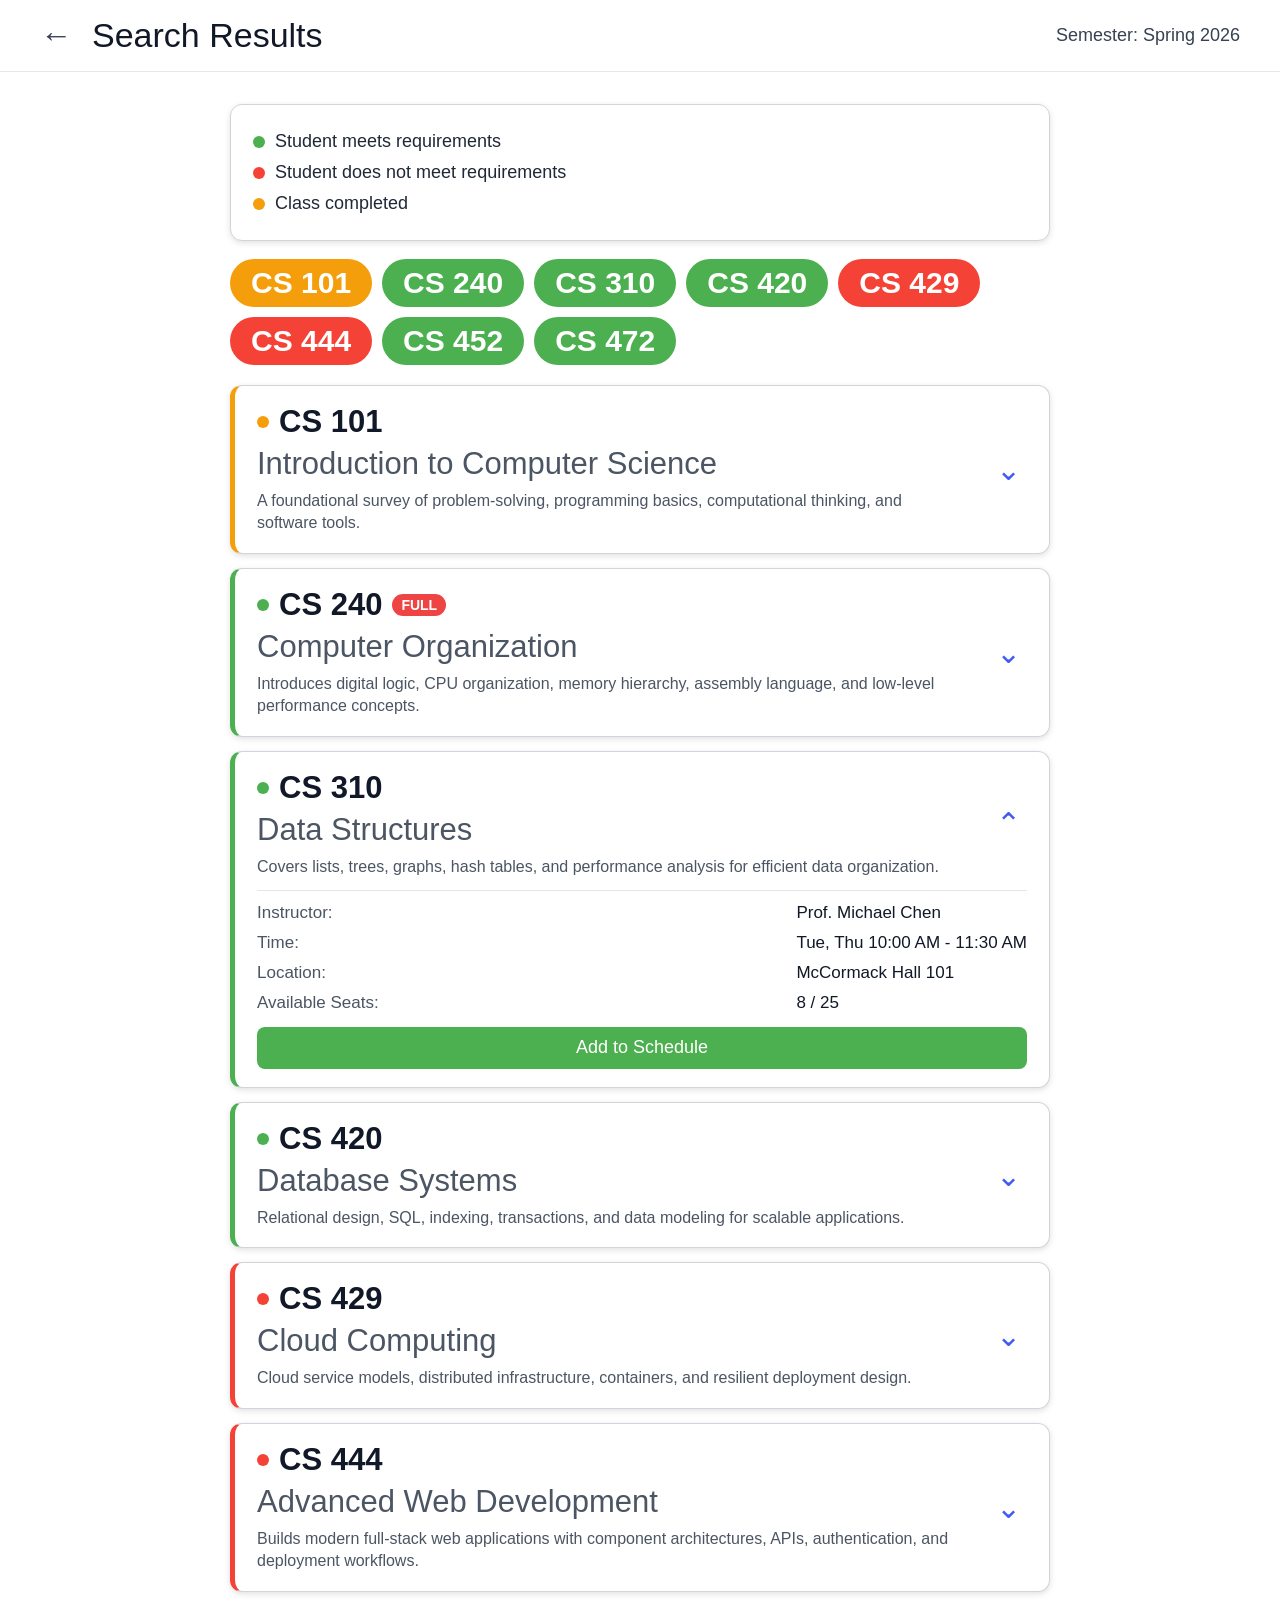
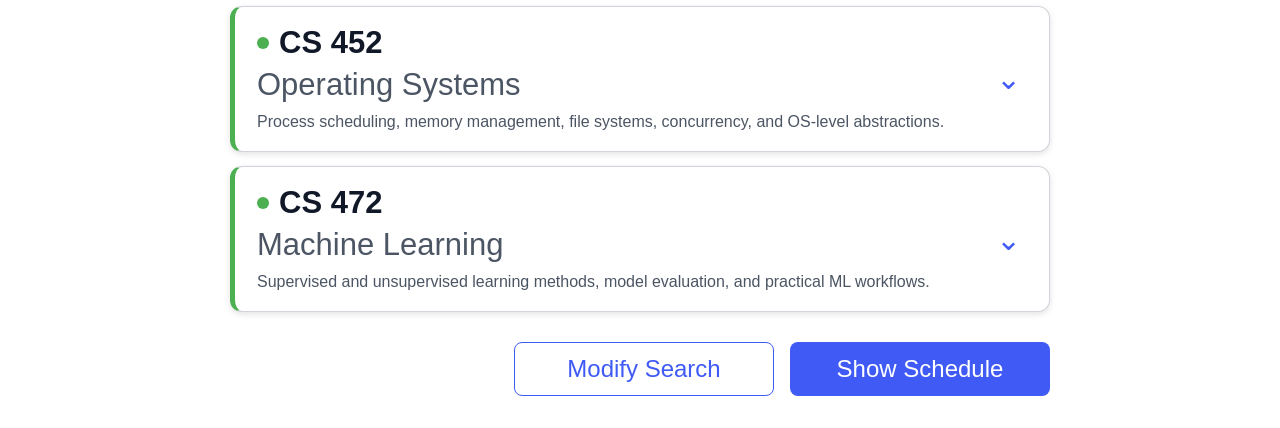
<file: results.html>
<!DOCTYPE html>
<html lang="en">
<head>
  <meta charset="UTF-8" />
  <meta name="viewport" content="width=device-width, initial-scale=1.0" />
  <title>Search Results</title>
  <link rel="stylesheet" href="results.css" />
</head>
<body>
  <header class="top-bar">
    <a class="back-link" href="search.html">←</a>
    <h1>Search Results</h1>
    <p class="semester">Semester: Spring 2026</p>
  </header>

  <main class="results-page">
    <section class="legend-card">
      <p><span class="dot green"></span>Student meets requirements</p>
      <p><span class="dot red"></span>Student does not meet requirements</p>
      <p><span class="dot orange"></span>Class completed</p>
    </section>

    <section id="chipRow" class="chip-row"></section>
    <section id="resultsList" class="results-list"></section>

    <section class="bottom-actions">
      <a class="outline-button" href="search.html">Modify Search</a>
      <a class="primary-button" href="schedule.html?from=results">Show Schedule</a>
    </section>
  </main>

  <script src="results.js"></script>
</body>
</html>
</file>
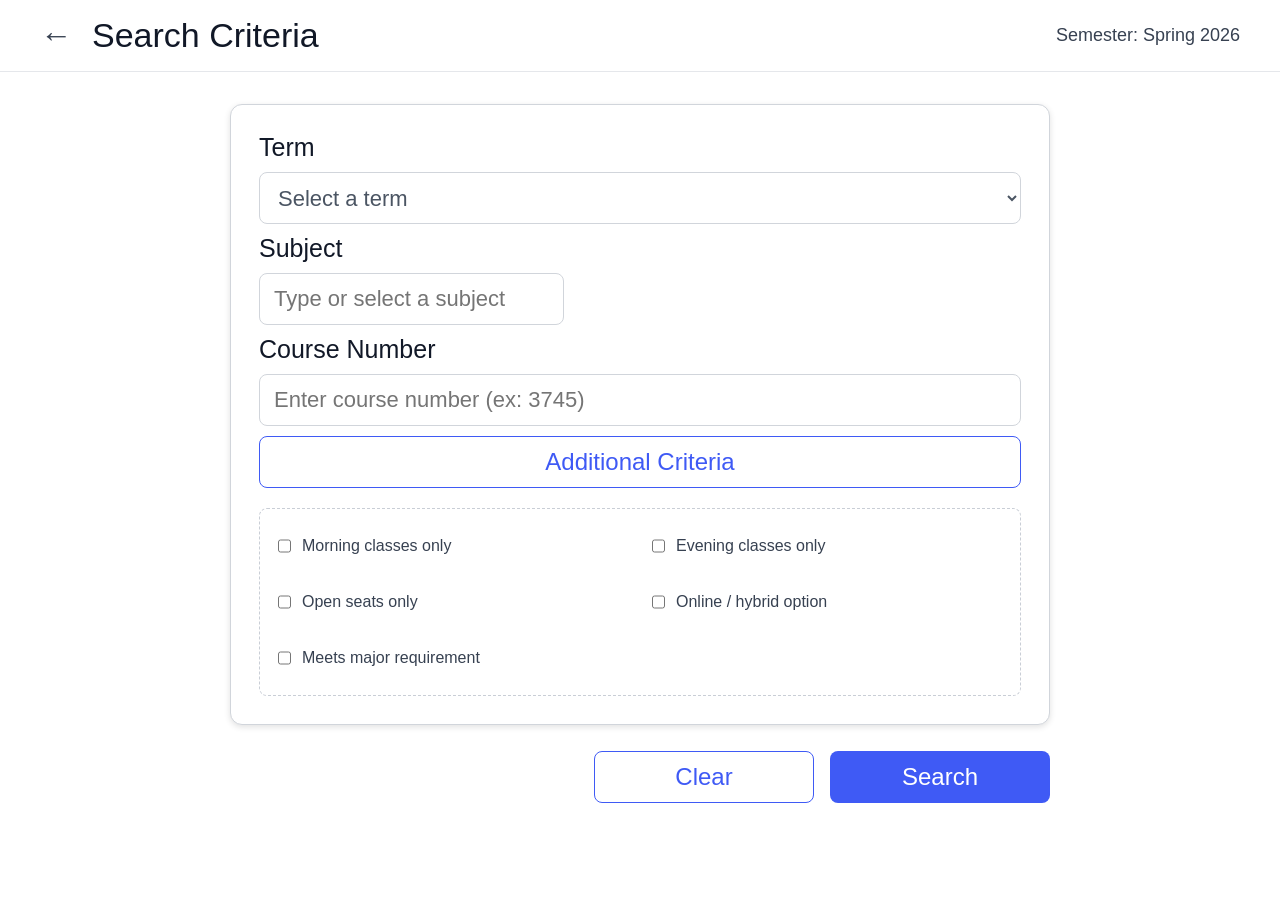
<file: search.html>
<!DOCTYPE html>
<html lang="en">
<head>
  <meta charset="UTF-8" />
  <meta name="viewport" content="width=device-width, initial-scale=1.0" />
  <title>Search Classes</title>
  <link rel="stylesheet" href="search.css" />
</head>
<body>
  <header class="top-bar">
    <a class="back-link" href="index.html">←</a>
    <h1>Search Criteria</h1>
    <p class="semester">Semester: Spring 2026</p>
  </header>

  <main class="search-page">
    <section class="criteria-card">
      <label for="termSelect">Term</label>
      <select id="termSelect">
        <option value="">Select a term</option>
        <option>Spring 2026</option>
        <option>Fall 2026</option>
      </select>

      <label for="subjectInput">Subject</label>
      <div class="subject-autocomplete">
        <input id="subjectInput" placeholder="Type or select a subject" autocomplete="off" />
        <div id="subjectSuggestions" class="subject-suggestions" hidden></div>
      </div>

      <label for="courseNumber">Course Number</label>
      <input id="courseNumber" placeholder="Enter course number (ex: 3745)" />

      <button id="moreCriteriaButton" class="outline-button" type="button">Additional Criteria</button>

      <div class="extra-criteria" aria-label="Additional criteria options">
        <label><input id="morningOnly" type="checkbox" /> Morning classes only</label>
        <label><input id="eveningOnly" type="checkbox" /> Evening classes only</label>
        <label><input id="openSeatsOnly" type="checkbox" /> Open seats only</label>
        <label><input id="onlineOnly" type="checkbox" /> Online / hybrid option</label>
        <label><input id="majorReqOnly" type="checkbox" /> Meets major requirement</label>
      </div>

    </section>

    <section class="bottom-actions">
      <button id="clearButton" class="outline-button" type="button">Clear</button>
      <button id="searchButton" class="primary-button" type="button">Search</button>
    </section>
  </main>

  <script src="search.js"></script>
</body>
</html>
</file>
<file: results.css>
* { box-sizing: border-box; }
body { margin: 0; font-family: Arial, Helvetica, sans-serif; color: #111827; background: #fff; }
.top-bar { height: 72px; display: flex; align-items: center; border-bottom: 1px solid #e5e7eb; padding: 0 40px; }
.back-link { text-decoration: none; color: #374151; font-size: 32px; margin-right: 20px; }
.top-bar h1 { margin: 0; font-size: 34px; font-weight: 400; }
.semester { margin-left: auto; color: #374151; font-size: 18px; }

.results-page { max-width: 900px; margin: 0 auto; padding: 32px 40px; }
.legend-card,.result-card { border: 1px solid #d1d5db; border-radius: 12px; background: #fff; box-shadow: 0 2px 6px rgba(0,0,0,0.12); }
.legend-card { padding: 16px 22px; margin-bottom: 18px; }
.legend-card p { margin: 10px 0; font-size: 18px; color: #1f2937; font-weight: 500; display: flex; align-items: center; gap: 10px; }
.dot { width: 12px; height: 12px; border-radius: 50%; display: inline-block; }
.green { background: #4caf50; }
.red { background: #f44336; }
.orange { background: #f59e0b; }
.chip-row { display: flex; flex-wrap: wrap; gap: 10px; margin: 8px 0 20px; }
.chip { border: 1px solid transparent; border-radius: 999px; padding: 6px 20px; font-size: 30px; font-weight: 600; color: #ffffff; }
.chip.green { background: #4caf50; } .chip.red { background: #f44336; } .chip.orange { background: #f59e0b; }

.results-list { display: flex; flex-direction: column; gap: 14px; }
.result-card { border-left: 5px solid; padding: 18px 22px; }
.result-top { display: flex; justify-content: space-between; align-items: center; }
.result-code { font-size: 31px; font-weight: 700; display: flex; align-items: center; gap: 10px; }
.result-title { margin-top: 6px; font-size: 31px; color: #4b5563; }
.result-description { margin-top: 8px; font-size: 16px; color: #4b5563; line-height: 1.4; max-width: 700px; }
.full-badge { color: #fff; background: #ef4444; font-size: 14px; border-radius: 999px; padding: 3px 9px; }
.result-toggle { border: none; background: none; color: #3f5af5; font-size: 30px; cursor: pointer; }
.result-details { display: none; margin-top: 12px; border-top: 1px solid #e5e7eb; padding-top: 12px; }
.result-card.open .result-details { display: block; }
.details-grid { display: grid; grid-template-columns: 1fr auto; gap: 10px 24px; font-size: 17px; }
.details-grid strong { font-weight: 400; color: #4b5563; }
.added-button { margin-top: 14px; width: 100%; height: 42px; border: none; border-radius: 8px; background: #4caf50; color: #fff; font-size: 18px; cursor: pointer; }
.add-status { margin: 10px 0 0; font-size: 15px; color: #15803d; display: none; }
.add-status.show { display: block; }
.blocked-status { margin: 10px 0 0; font-size: 15px; color: #b91c1c; display: none; }
.blocked-status.show { display: block; }
.added-button.blocked { background: #9ca3af; cursor: not-allowed; }

.bottom-actions { display: flex; justify-content: flex-end; gap: 16px; margin-top: 30px; }
.outline-button,.primary-button {
  width: 260px; height: 54px; border-radius: 8px; font-size: 24px; display: flex;
  align-items: center; justify-content: center; text-decoration: none; cursor: pointer; transition: outline 0.15s ease;
}
.outline-button { border: 1px solid #3f5af5; color: #3f5af5; background: #fff; }
.primary-button { border: none; color: #fff; background: #3f5af5; }
.outline-button:hover,.primary-button:hover,.result-toggle:hover { outline: 3px solid rgba(59,130,246,0.25); }
</file>
<file: search.css>
* { box-sizing: border-box; }
body { margin: 0; font-family: Arial, Helvetica, sans-serif; color: #111827; background: #fff; }
.top-bar {
  height: 72px; display: flex; align-items: center; border-bottom: 1px solid #e5e7eb; padding: 0 40px;
}
.back-link { text-decoration: none; color: #374151; font-size: 32px; margin-right: 20px; }
.top-bar h1 { margin: 0; font-size: 34px; font-weight: 400; }
.semester { margin-left: auto; color: #374151; font-size: 18px; }

.search-page { max-width: 900px; margin: 0 auto; padding: 32px 40px; }
.criteria-card {
  border: 1px solid #d1d5db; border-radius: 12px; padding: 28px; background: #fff;
  box-shadow: 0 2px 6px rgba(0,0,0,0.12); display: flex; flex-direction: column; gap: 10px;
}
label { font-size: 25px; font-weight: 400; }
input, select, button { font: inherit; }
input, select {
  height: 52px; border: 1px solid #d1d5db; border-radius: 8px; padding: 0 14px; font-size: 22px; color: #4b5563; background: #fff;
}
.outline-button, .primary-button {
  height: 52px; border-radius: 8px; font-size: 24px; cursor: pointer; transition: outline 0.15s ease;
}
.outline-button { border: 1px solid #3f5af5; color: #3f5af5; background: #fff; }

.primary-button { border: none; color: #fff; background: #3f5af5; }
.outline-button:hover, .primary-button:hover { outline: 3px solid rgba(59,130,246,0.25); }
.outline-button { border: 1px solid #3f5af5; color: #3f5af5; background: #fff; }
.bottom-actions { display: flex; justify-content: flex-end; gap: 16px; margin-top: 26px; }
.bottom-actions button { flex: 0 0 220px; margin: 0; }

.extra-criteria {
  margin-top: 10px;
  padding: 14px;
  border: 1px dashed #c9ced6;
  border-radius: 8px;
  display: grid;
  grid-template-columns: 1fr 1fr;
  gap: 10px 16px;
}

.extra-criteria label {
  font-size: 16px;
  color: #374151;
  display: flex;
  align-items: center;
  gap: 8px;
}

.extra-criteria input,
.extra-criteria select {
  font-size: 16px;
  height: 40px;
}

.subject-autocomplete { position: relative; }
.subject-suggestions {
  position: absolute;
  top: 56px;
  left: 0;
  right: 0;
  z-index: 20;
  border: 1px solid #d1d5db;
  border-radius: 8px;
  background: white;
  box-shadow: 0 6px 14px rgba(0, 0, 0, 0.12);
  max-height: 230px;
  overflow-y: auto;
  padding: 6px;
}
.subject-option {
  width: 100%;
  border: none;
  background: transparent;
  text-align: left;
  padding: 10px 12px;
  font-size: 18px;
  color: #374151;
  border-radius: 6px;
  cursor: pointer;
}
.subject-option:hover {
  background: #eef4ff;
}
</file>
